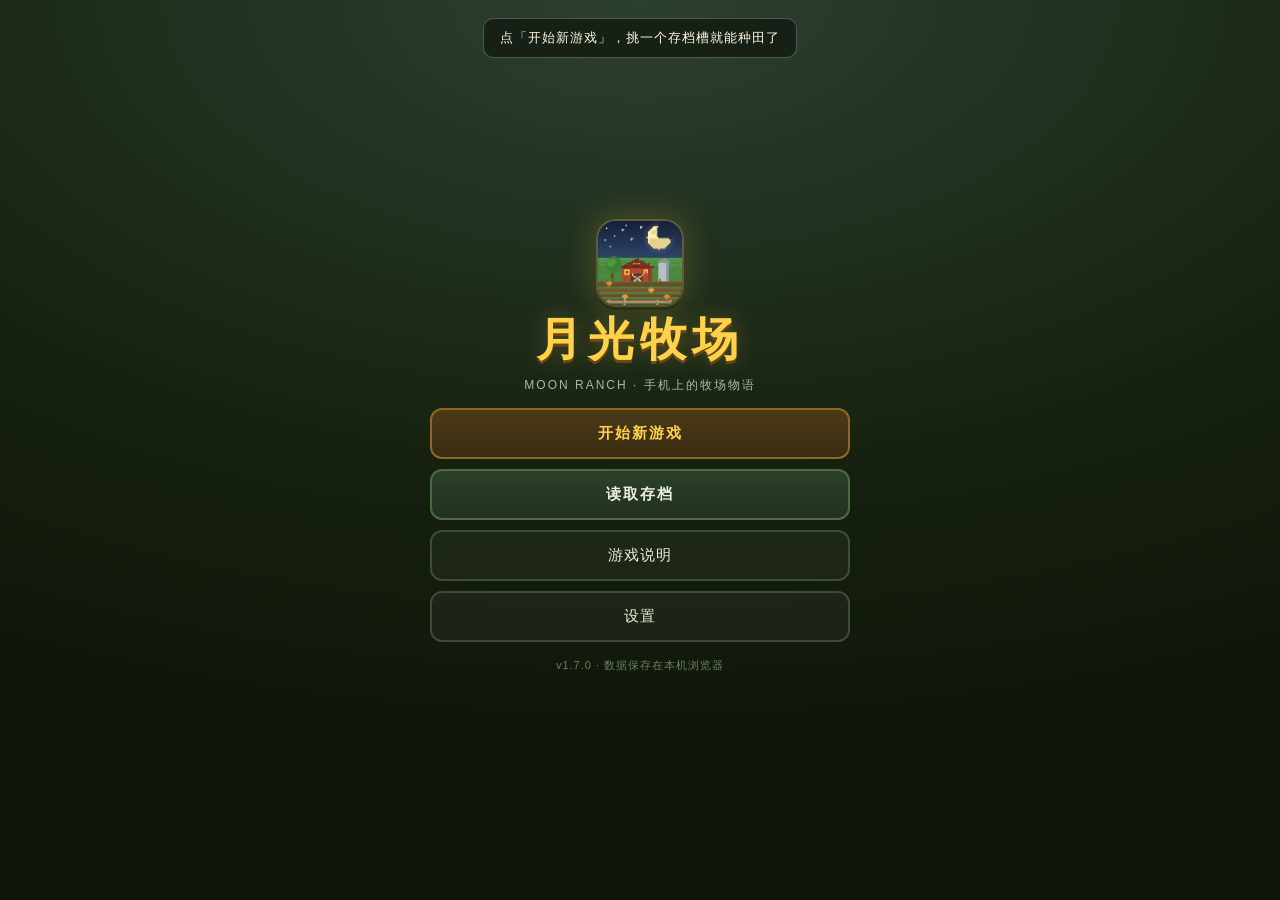
<file: index.html>
<!DOCTYPE html>
<html lang="zh-CN">
<head>
<meta charset="UTF-8">
<meta name="viewport" content="width=device-width, initial-scale=1.0, maximum-scale=1.0, user-scalable=no, viewport-fit=cover">
<meta name="theme-color" content="#12180f">
<meta name="apple-mobile-web-app-capable" content="yes">
<meta name="apple-mobile-web-app-status-bar-style" content="black-translucent">
<meta name="description" content="月光牧场 — 手机网页版牧场物语，种田、养鸡牛、四季经营。">
<title>月光牧场 · 开始</title>
<!-- 图标 / 添加到主屏幕 -->
<link rel="icon" href="assets/favicon.ico" sizes="16x16 32x32 48x48">
<link rel="icon" type="image/png" sizes="64x64" href="assets/icon-64.png">
<link rel="apple-touch-icon" href="assets/icon-180.png">
<link rel="manifest" href="manifest.webmanifest">
<link rel="stylesheet" href="css/style.css">
</head>
<body>
<div id="app">
  <div class="stage">

    <div class="brand">
      <img class="moon" src="assets/icon-192.png" alt="月光牧场图标" width="84" height="84">
      <h1>月光牧场</h1>
      <p>MOON RANCH · 手机上的牧场物语</p>
    </div>

    <!-- 主菜单（常驻，点按钮弹出选择框） -->
    <div class="menu" id="menu">
      <button class="btn gold"  id="btnNew">开始新游戏</button>
      <button class="btn"       id="btnLoad">读取存档</button>
      <button class="btn ghost" id="btnHelp">游戏说明</button>
      <button class="btn ghost" id="btnSet">设置</button>
    </div>

    <div class="foot">v<span id="ver">1.2.0</span> · 数据保存在本机浏览器</div>
  </div>
</div>

<!-- 弹窗层：选择框 / 说明 / 设置 / 确认 -->
<div class="mask" id="mask" hidden>
  <div class="dlg" id="dlg" role="dialog" aria-modal="true" aria-label="选择框">
    <div class="dh">
      <span class="dt" id="dlgTitle">选择</span>
      <button class="dx" id="dlgClose" aria-label="关闭">✕</button>
    </div>
    <div class="db" id="dlgBody"></div>
    <div class="df" id="dlgFoot"></div>
  </div>
</div>

<script src="js/core.js"></script>     <!-- 设置 & 存档（开始页只用到这两个） -->
<script src="js/start.js"></script>
</body>
</html>
</file>
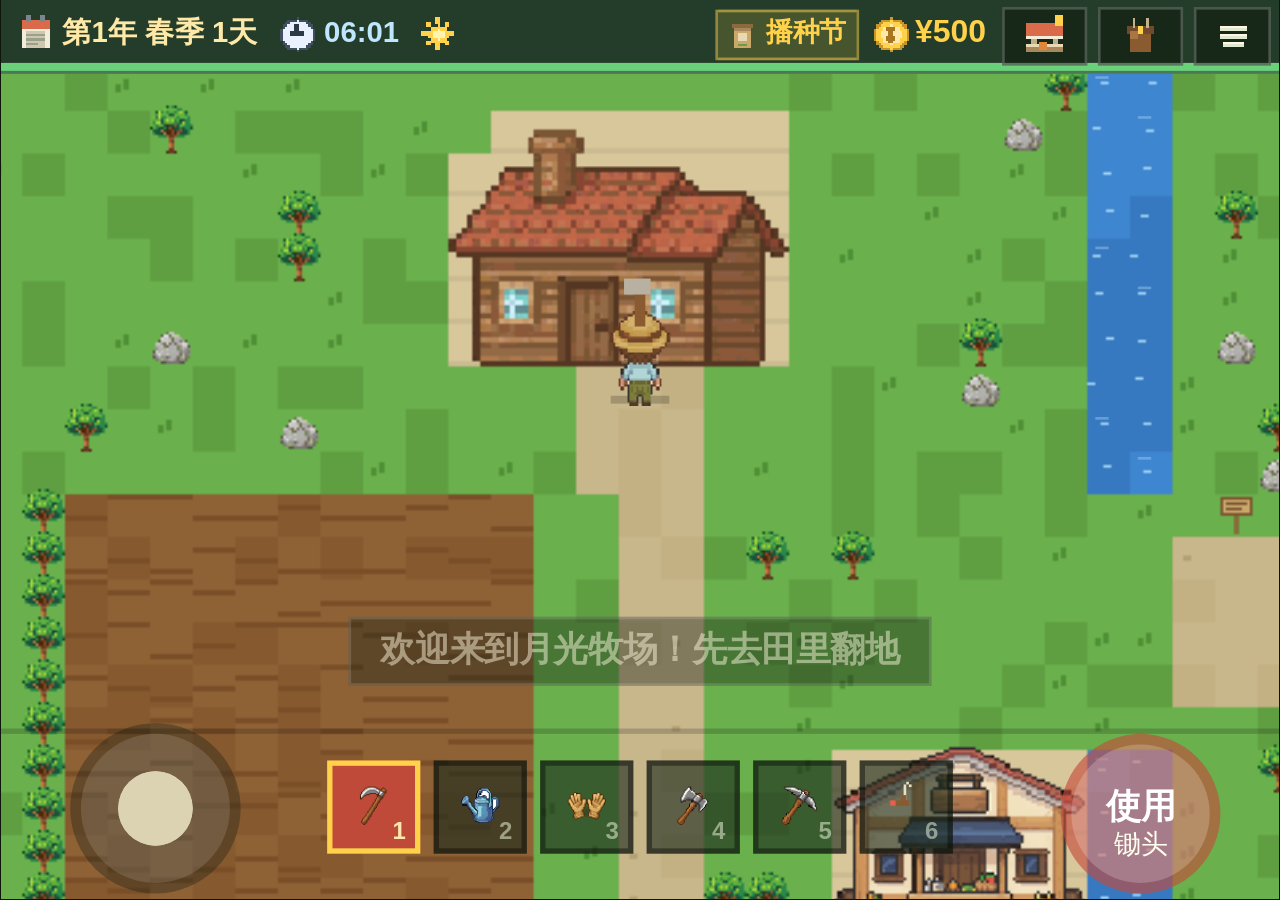
<file: game.html>
<!DOCTYPE html>
<html lang="zh-CN">
<head>
<meta charset="UTF-8">
<meta name="viewport" content="width=device-width, initial-scale=1.0, maximum-scale=1.0, user-scalable=no, viewport-fit=cover">
<meta name="theme-color" content="#12180f">
<meta name="apple-mobile-web-app-capable" content="yes">
<meta name="apple-mobile-web-app-status-bar-style" content="black-translucent">
<meta name="description" content="月光牧场 — 手机网页版牧场物语，种田、养鸡牛、四季经营。">
<title>月光牧场</title>
<!-- 图标 / 添加到主屏幕 -->
<link rel="icon" href="assets/favicon.ico" sizes="16x16 32x32 48x48">
<link rel="icon" type="image/png" sizes="64x64" href="assets/icon-64.png">
<link rel="apple-touch-icon" href="assets/icon-180.png">
<link rel="manifest" href="manifest.webmanifest">
<link rel="stylesheet" href="css/style.css">
<style>
  /* 游戏页独占：画布撑满、隐藏开始页容器 */
  #app { display: none; }
  body { background: #0e150a; }
</style>
</head>
<body>
<div id="wrap"><canvas id="cv"></canvas></div>
<div id="loading">载入月光牧场…</div>

<!-- 依赖顺序：素材 → 常量 → 工具 → 存档设置 → 音效 → 状态 → 玩法 → 渲染 → UI → 主循环 -->
<script src="js/assets.js"></script>
<script src="js/config.js"></script>
<script src="js/utils.js"></script>
<script src="js/core.js"></script>
<script src="js/audio.js"></script>
<script src="js/state.js"></script>
<script src="js/world.js"></script>
<script src="js/icons.js"></script>
<script src="js/render.js"></script>
<script src="js/ui.js"></script>
<script src="js/game.js"></script>
</body>
</html>
</file>
<file: css/style.css>
/* ==========================================================
 * style.css — 月光牧场 · 开始页 & 游戏页 公共样式
 * ========================================================== */
* { margin: 0; padding: 0; box-sizing: border-box; -webkit-tap-highlight-color: transparent; }

:root {
  --bg: #12180f;
  --bg2: #1c2718;
  --panel: #22331f;
  --line: #4a6b42;
  --ink: #e9f0dd;
  --dim: #a9b89e;
  --gold: #ffd24a;
  --green: #6fbf5a;
  --red: #d96a4a;
}

html, body {
  height: 100%;
  overflow: hidden;
  position: fixed;           /* iOS 防橡皮筋滚动，游戏页触摸不再带动页面 */
  width: 100%;
  background: var(--bg);
  color: var(--ink);
  font-family: -apple-system, BlinkMacSystemFont, "PingFang SC", "Microsoft YaHei", sans-serif;
  user-select: none;
  -webkit-user-select: none;
  -webkit-touch-callout: none;
  touch-action: none;
  overscroll-behavior: none;
}

/* ---------------- 开始页 ---------------- */
#app {
  width: 100%; height: 100%;
  display: flex; flex-direction: column;
  align-items: center;
  overflow-y: auto; -webkit-overflow-scrolling: touch;
  padding: 12px;
  background:
    radial-gradient(120% 90% at 50% 0%, #2c4030 0%, #16200f 60%, #0d1409 100%);
}

.stage {
  width: 100%;
  max-width: 420px;
  display: flex; flex-direction: column; gap: 14px;
  margin: auto;              /* 内容矮时居中，内容高时从顶部开始、可滚动 */
  padding: 6px 0 18px;
}

.brand { text-align: center; }
.brand h1 {
  font-size: clamp(30px, 9vw, 46px);
  letter-spacing: 6px;
  color: var(--gold);
  text-shadow: 0 3px 0 #6a4a12, 0 0 22px rgba(255, 210, 74, .28);
}
.brand p { margin-top: 6px; color: var(--dim); font-size: 12px; letter-spacing: 2px; }

/* 主视觉：APP 图标（assets/icon-192.png，像素风，硬边放大） */
.moon {
  display: block;
  width: 84px; height: 84px; margin: 6px auto 4px;
  border-radius: 18px;
  image-rendering: pixelated;
  image-rendering: -webkit-optimize-contrast;
  box-shadow:
    0 0 0 2px rgba(255, 233, 168, .18),
    0 0 30px 8px rgba(255, 210, 74, .16),
    0 5px 0 rgba(0, 0, 0, .32);
  animation: moonbob 3.6s ease-in-out infinite;
}
@keyframes moonbob {
  0%, 100% { transform: translateY(0); }
  50%      { transform: translateY(-5px); }
}
@media (prefers-reduced-motion: reduce) { .moon { animation: none; } }

.menu { display: flex; flex-direction: column; gap: 10px; }

.btn {
  display: block; width: 100%;
  padding: 14px 16px;
  border: 2px solid var(--line);
  border-radius: 12px;
  background: linear-gradient(180deg, #2c4029, #22311f);
  color: var(--ink);
  font-size: 15px; font-weight: 600; letter-spacing: 2px;
  text-align: center;
  cursor: pointer;
  transition: transform .08s ease, filter .12s ease;
}
.btn:active { transform: translateY(1px) scale(.995); filter: brightness(1.18); }
.btn.gold { border-color: #8a6a20; background: linear-gradient(180deg, #4a3a16, #3a2c12); color: var(--gold); }
.btn.ghost { background: rgba(255, 255, 255, .04); border-color: #3b4d38; font-weight: 500; letter-spacing: 1px; }
.btn.danger { border-color: #7a3a30; color: #ffb0a0; background: linear-gradient(180deg, #40201c, #2e1714); }

.foot { margin-top: 2px; text-align: center; font-size: 11px; color: #6d7d66; letter-spacing: 1px; }

/* ---------------- 存档槽 ---------------- */
.slots { display: flex; flex-direction: column; gap: 8px; }

.slot {
  display: flex; align-items: center; gap: 10px;
  padding: 10px 12px;
  border: 2px solid #33472f; border-radius: 12px;
  background: rgba(255, 255, 255, .03);
}
.slot .no {
  flex: 0 0 34px; height: 34px; line-height: 34px; text-align: center;
  border-radius: 9px; background: #34492f; color: #dfe8cf; font-weight: 700;
}
.slot .info { flex: 1 1 auto; min-width: 0; font-size: 12px; color: var(--dim); line-height: 1.5; }
.slot .info b { display: block; color: var(--ink); font-size: 13px; letter-spacing: 1px; }
.slot .ops { display: flex; gap: 6px; }
.slot .mini {
  padding: 9px 12px; border-radius: 9px; border: 1px solid #4a6b42;
  background: #2b3d28; color: var(--ink); font-size: 12px; cursor: pointer;
}
.slot .mini.go { background: var(--green); border-color: #4f8f47; color: #10200c; font-weight: 700; }
.slot .mini.del { background: #3a201c; border-color: #6d3a30; color: #ffb0a0; }
.slot .mini:active { filter: brightness(1.2); }

.empty { color: #6d7d66; font-size: 12px; }
.note { margin-top: 10px; color: #6d7d66; font-size: 11px; line-height: 1.6; }

/* ---------------- 选择框（bottom sheet） ---------------- */
.mask {
  position: fixed; inset: 0; z-index: 40;
  display: flex; align-items: flex-end; justify-content: center;
  background: rgba(4, 10, 4, .62);
  animation: mrFade .16s ease both;
}
.mask[hidden] { display: none; }

.dlg {
  width: 100%; max-width: 420px;
  max-height: 84vh;
  display: flex; flex-direction: column;
  background: linear-gradient(180deg, #24361f, #1a2618);
  border: 2px solid var(--line);
  border-bottom: none;
  border-radius: 16px 16px 0 0;
  box-shadow: 0 -10px 34px rgba(0, 0, 0, .55);
  animation: mrSheet .2s cubic-bezier(.22, .9, .3, 1) both;
}
.dlg .dh {
  flex: 0 0 auto;
  display: flex; align-items: center; gap: 8px;
  padding: 11px 12px 10px 14px;
  border-bottom: 1px solid rgba(255, 255, 255, .09);
}
.dlg .dt {
  flex: 1 1 auto;
  font-size: 14px; font-weight: 700; letter-spacing: 2px; color: var(--gold);
}
.dlg .dx {
  flex: 0 0 auto; width: 32px; height: 32px;
  border-radius: 9px; border: 1px solid #3b4d38;
  background: rgba(255, 255, 255, .05); color: var(--dim); font-size: 13px;
}
.dlg .db {
  flex: 1 1 auto; min-height: 0;
  overflow-y: auto; -webkit-overflow-scrolling: touch;
  padding: 12px 14px;
  touch-action: pan-y;
}
.dlg .df {
  flex: 0 0 auto;
  display: flex; gap: 8px;
  padding: 10px 14px calc(12px + env(safe-area-inset-bottom));
  border-top: 1px solid rgba(255, 255, 255, .09);
}
.dlg .df .btn { padding: 12px 14px; font-size: 14px; }

@keyframes mrFade { from { opacity: 0 } to { opacity: 1 } }
@keyframes mrSheet {
  from { opacity: .3; transform: translateY(18px) scale(.99); }
  to   { opacity: 1; transform: none; }
}

/* 说明 */
.hsec { margin-bottom: 14px; }
.hsec .hb { display: block; color: var(--gold); font-weight: 700; font-size: 13px; letter-spacing: 1px; margin-bottom: 4px; }
.hsec p { font-size: 12.5px; line-height: 1.8; color: var(--dim); }

/* 设置行 */
.row {
  display: flex; align-items: center; justify-content: space-between;
  gap: 10px; padding: 10px 0;
  border-bottom: 1px dashed rgba(255, 255, 255, .08);
  font-size: 13px; color: var(--ink);
}
.sw {
  min-width: 58px; padding: 7px 10px; border-radius: 9px;
  border: 1px solid #4a6b42; background: #2b3d28; color: var(--dim); font-size: 12px;
}
.sw.on { background: var(--green); border-color: #4f8f47; color: #10200c; font-weight: 700; }
.seg { display: inline-flex; border: 1px solid var(--line); border-radius: 9px; overflow: hidden; }
.seg button {
  padding: 7px 13px; border: 0; border-right: 1px solid rgba(255, 255, 255, .08);
  background: #2b3d28; color: var(--ink); font-size: 12px;
}
.seg button:last-child { border-right: 0; }
.seg button.op { background: var(--green); color: #10200c; font-weight: 700; }

/* 确认框文字 */
.ctext { font-size: 13px; line-height: 1.8; color: var(--dim); padding: 4px 2px 6px; }

/* ---------------- 游戏页 ---------------- */
#wrap {
  width: 100%; height: 100%;
  display: flex; align-items: center; justify-content: center;
  position: relative;
  /* 刘海/Home 条安全区：画布整体避开 */
  padding: env(safe-area-inset-top, 0) env(safe-area-inset-right, 0) calc(env(safe-area-inset-bottom, 0) + 2px) env(safe-area-inset-left, 0);
}
#cv {
  display: block;
  image-rendering: pixelated;
  image-rendering: crisp-edges;
  background: #1b2416;
  touch-action: none;
}
#hint {
  position: fixed; inset: 0;
  display: flex; align-items: center; justify-content: center;
  background: var(--bg); color: var(--dim); z-index: 9;
  font-size: 14px; letter-spacing: 2px;
}
#loading {
  position: fixed; inset: 0; z-index: 10;
  display: flex; align-items: center; justify-content: center;
  background: #0e150a; color: var(--dim); font-size: 14px; letter-spacing: 3px;
}
.toastbar { display: none; }
</file>
